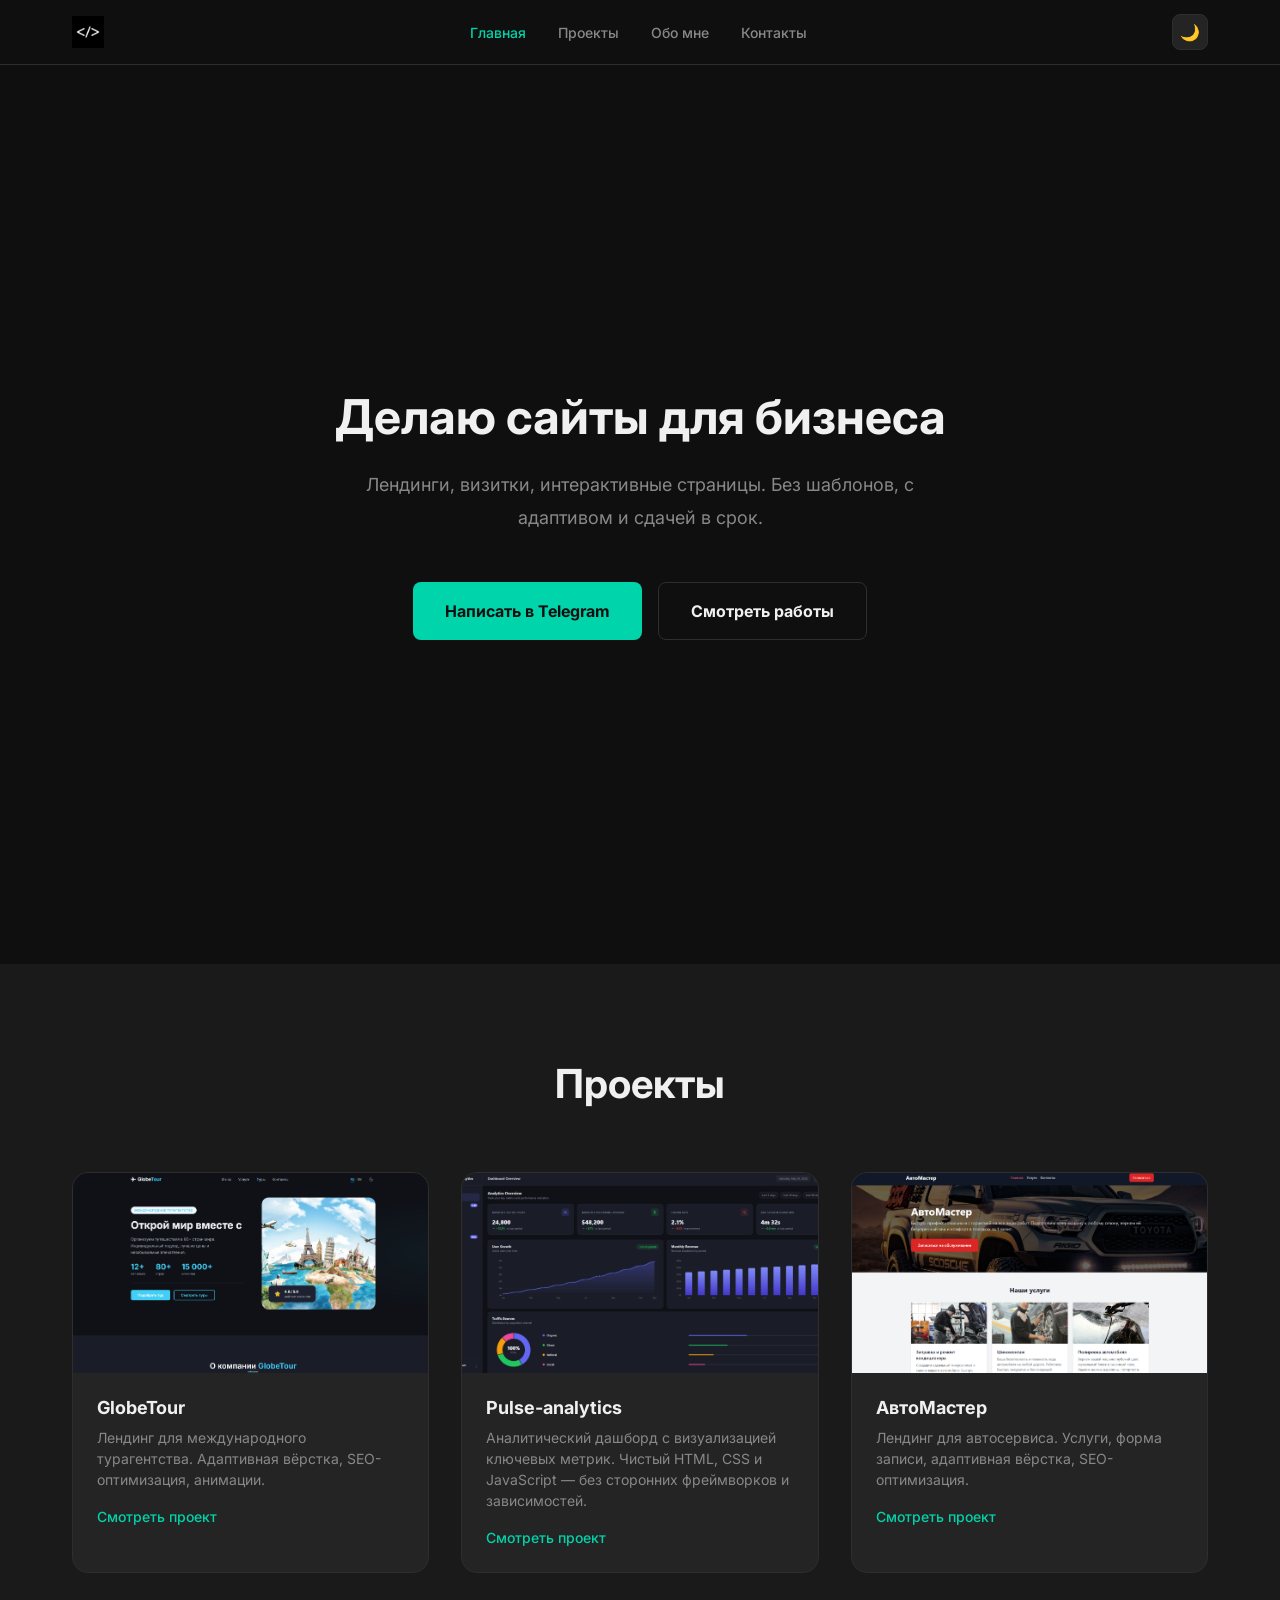
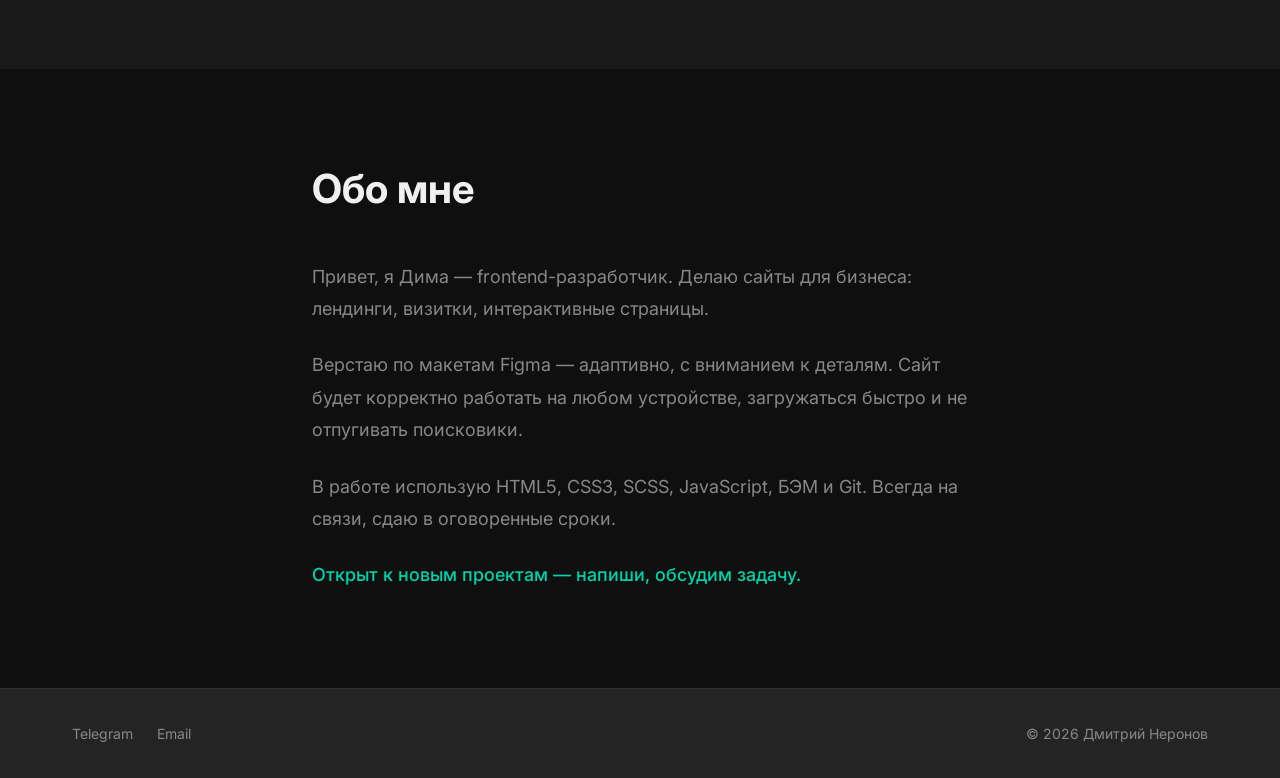
<file: index.html>
<!doctype html>
<html lang="ru">
  <head>
    <meta charset="UTF-8" />
    <meta name="viewport" content="width=device-width, initial-scale=1.0" />
    <meta
      name="description"
      content="Frontend-разработчик. Делаю лендинги и сайты для бизнеса — адаптивно, без шаблонов, в срок."
    />
    <meta name="author" content="Дмитрий Неронов" />
    <meta property="og:title" content="Дмитрий — Frontend Developer" />
    <meta
      property="og:description"
      content="Делаю сайты для бизнеса. Лендинги, визитки, интерактивные страницы."
    />
    <meta
      property="og:image"
      content="https://isdmitryy.github.io/images/og-image.jpg"
    />
    <meta property="og:url" content="https://isdmitryy.github.io/" />
    <meta property="og:type" content="website" />
    <link rel="icon" type="image/png" href="images/icons/logo.png" />
    <link rel="apple-touch-icon" href="images/icons/logo.png" />
    <link rel="preconnect" href="https://fonts.googleapis.com" />
    <link rel="preconnect" href="https://fonts.gstatic.com" crossorigin />
    <link
      rel="preload"
      as="style"
      href="https://fonts.googleapis.com/css2?family=Inter:wght@400;500;700&display=swap"
    />
    <link
      rel="stylesheet"
      href="https://fonts.googleapis.com/css2?family=Inter:wght@400;500;700&display=swap"
      media="print"
      onload="this.media = 'all'"
    />
    <link rel="stylesheet" href="css/main.css" />
    <title>Дмитрий — Frontend Developer</title>
  </head>
  <body>
    <header class="header">
      <div class="header__inner">
        <a href="#" class="header__logo">
          <img
            src="images/icons/logo.png"
            alt="Дмитрий — Frontend Developer"
            width="32"
            height="32"
          />
        </a>
        <nav class="header__nav" aria-label="Основная навигация">
          <ul class="header__list" id="nav-menu">
            <li class="header__item">
              <a href="#hero" class="header__link">Главная</a>
            </li>
            <li class="header__item">
              <a href="#projects" class="header__link">Проекты</a>
            </li>
            <li class="header__item">
              <a href="#about" class="header__link">Обо мне</a>
            </li>
            <li class="header__item">
              <a href="contact.html" class="header__link">Контакты</a>
            </li>
          </ul>
        </nav>
        <button
          class="burger"
          aria-label="Открыть меню"
          aria-expanded="false"
          aria-controls="nav-menu"
        >
          <span class="burger__line"></span>
          <span class="burger__line"></span>
          <span class="burger__line"></span>
        </button>
        <button
          class="theme-toggle"
          aria-label="Переключить тему"
          title="Переключить тему"
        >
          <span class="theme-toggle__icon">🌙</span>
        </button>
      </div>
    </header>

    <main>
      <section class="hero" id="hero" aria-labelledby="hero-title">
        <div class="hero__content fade-up">
          <h1 class="hero__title" id="hero-title">Делаю сайты для бизнеса</h1>
          <p class="hero__subtitle">
            Лендинги, визитки, интерактивные страницы. Без шаблонов, с адаптивом
            и сдачей в срок.
          </p>
          <div class="hero__actions">
            <a href="https://t.me/isDmitryy" class="hero__btn"
              >Написать в Telegram</a
            >
            <a href="#projects" class="hero__btn--secondary">Смотреть работы</a>
          </div>
        </div>
      </section>

      <section class="projects" id="projects" aria-labelledby="projects-title">
        <div class="projects__inner">
          <h2 class="projects__title fade-up" id="projects-title">Проекты</h2>
          <div class="projects__grid">
            <article class="project-card fade-up fade-up--delay-1">
              <img
                src="images/projects/globe-tour.jpg"
                alt="Скриншот сайта GlobeTour — турагентство"
                class="project-card__img"
                width="600"
                height="400"
                loading="lazy"
              />
              <div class="project-card__body">
                <h3 class="project-card__title">GlobeTour</h3>
                <p class="project-card__desc">
                  Лендинг для международного турагентства. Адаптивная вёрстка,
                  SEO-оптимизация, анимации.
                </p>
                <a
                  href="https://isdmitryy.github.io/globe_tour/"
                  class="project-card__link"
                  target="_blank"
                  rel="noopener noreferrer"
                  >Смотреть проект</a
                >
              </div>
            </article>
            <article class="project-card fade-up fade-up--delay-2">
              <img
                src="images/projects/pulse-analytics.jpg"
                alt="Скриншот аналитического дашборда с визуализацией ключевых метрик"
                class="project-card__img"
                width="600"
                height="400"
                loading="lazy"
              />
              <div class="project-card__body">
                <h3 class="project-card__title">Pulse-analytics</h3>
                <p class="project-card__desc">
                  Аналитический дашборд с визуализацией ключевых метрик. Чистый
                  HTML, CSS и JavaScript — без сторонних фреймворков и
                  зависимостей.
                </p>
                <a
                  href="https://isdmitryy.github.io/pulse-analytics/"
                  class="project-card__link"
                  target="_blank"
                  rel="noopener noreferrer"
                  >Смотреть проект</a
                >
              </div>
            </article>
            <article class="project-card fade-up fade-up--delay-3">
              <img
                src="images/projects/autoservice.jpg"
                alt="Скриншот сайта АвтоМастер — автосервис в Москве"
                class="project-card__img"
                width="600"
                height="400"
                loading="lazy"
              />
              <div class="project-card__body">
                <h3 class="project-card__title">АвтоМастер</h3>
                <p class="project-card__desc">
                  Лендинг для автосервиса. Услуги, форма записи, адаптивная
                  вёрстка, SEO-оптимизация.
                </p>
                <a
                  href="https://isdmitryy.github.io/autoservice/"
                  class="project-card__link"
                  target="_blank"
                  rel="noopener noreferrer"
                  >Смотреть проект</a
                >
              </div>
            </article>
          </div>
        </div>
      </section>

      <section class="about" id="about" aria-labelledby="about-title">
        <div class="about__inner fade-up">
          <h2 class="about__title" id="about-title">Обо мне</h2>
          <p class="about__text">
            Привет, я Дима — frontend-разработчик. Делаю сайты для бизнеса:
            лендинги, визитки, интерактивные страницы.
          </p>
          <p class="about__text">
            Верстаю по макетам Figma — адаптивно, с вниманием к деталям. Сайт
            будет корректно работать на любом устройстве, загружаться быстро и
            не отпугивать поисковики.
          </p>
          <p class="about__text">
            В работе использую HTML5, CSS3, SCSS, JavaScript, БЭМ и Git. Всегда
            на связи, сдаю в оговоренные сроки.
          </p>
          <p class="about__text">
            Открыт к новым проектам — напиши, обсудим задачу.
          </p>
        </div>
      </section>
    </main>

    <footer class="footer">
      <div class="footer__inner">
        <div class="footer__contacts">
          <a
            href="https://t.me/isDmitryy"
            class="footer__link"
            target="_blank"
            rel="noopener noreferrer"
            >Telegram</a
          >
          <a
            href="mailto:neronov.neronov-dmitriy@yandex.ru"
            class="footer__link"
            >Email</a
          >
        </div>
        <p class="footer__copy">© 2026 Дмитрий Неронов</p>
      </div>
    </footer>
    <button class="scroll-top" aria-label="Наверх" title="Наверх">↑</button>
    <script src="js/main.js"></script>
  </body>
</html>
</file>
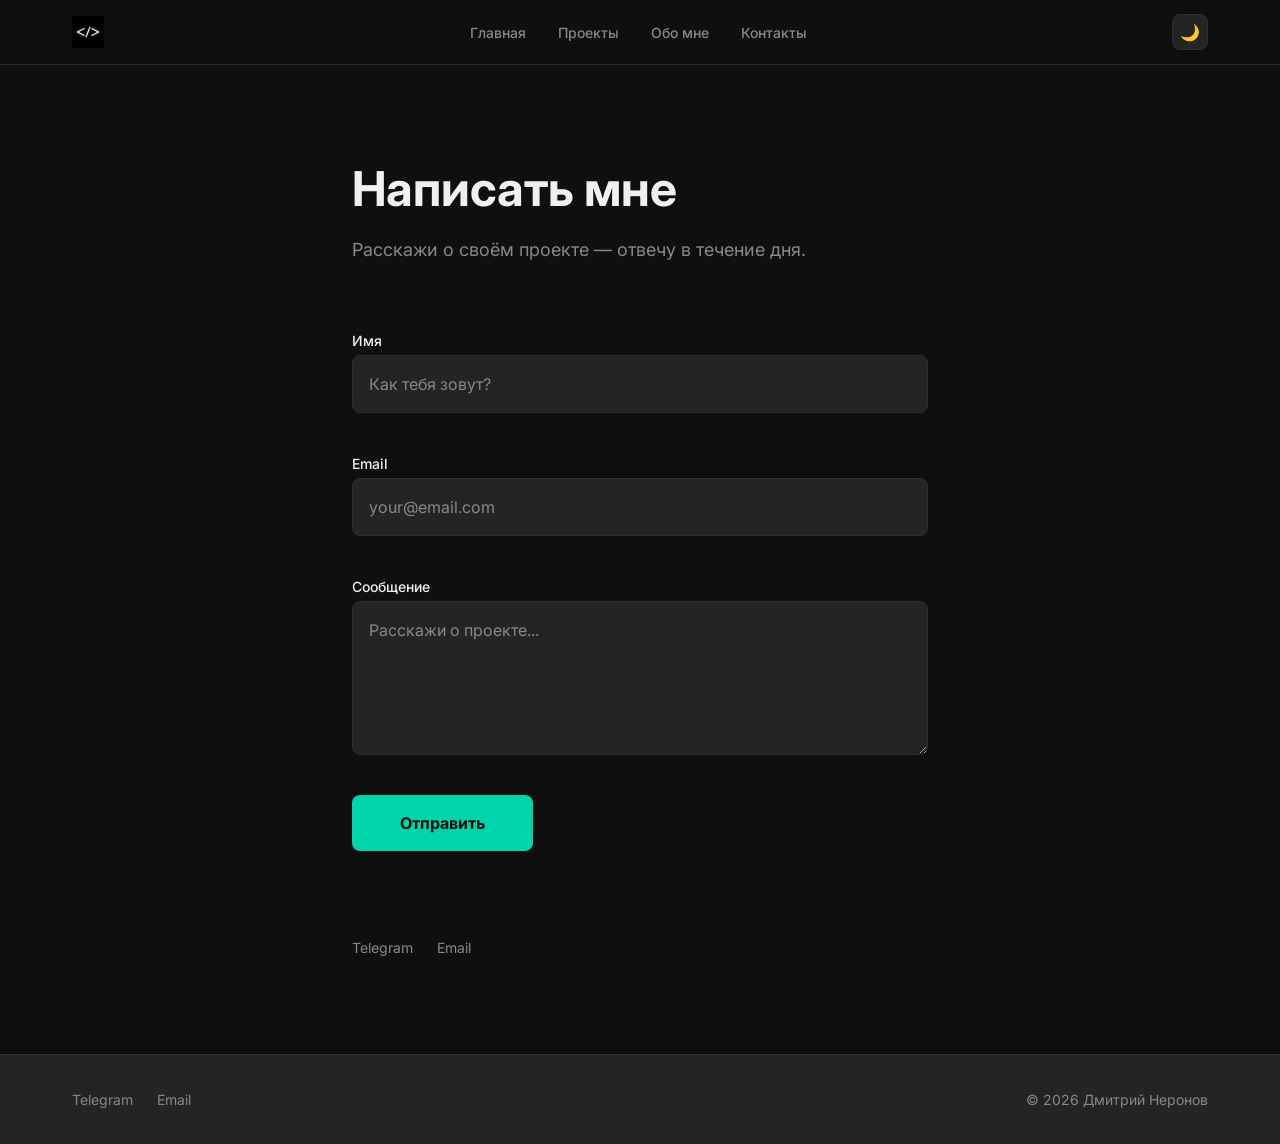
<file: contact.html>
<!doctype html>
<html lang="ru">
  <head>
    <meta charset="UTF-8" />
    <meta name="viewport" content="width=device-width, initial-scale=1.0" />
    <meta
      name="description"
      content="Frontend-разработчик. Делаю лендинги и сайты для бизнеса — адаптивно, без шаблонов, в срок."
    />
    <meta name="author" content="Дмитрий Неронов" />
    <meta property="og:title" content="Дмитрий — Frontend Developer" />
    <meta
      property="og:description"
      content="Делаю сайты для бизнеса. Лендинги, визитки, интерактивные страницы."
    />
    <meta
      property="og:image"
      content="https://isdmitryy.github.io/images/og-image.jpg"
    />
    <meta
      property="og:url"
      content="https://isdmitryy.github.io/contact.html"
    />
    <meta property="og:type" content="website" />
    <link rel="icon" type="image/png" href="images/icons/logo.png" />
    <link rel="apple-touch-icon" href="images/icons/logo.png" />
    <link rel="preconnect" href="https://fonts.googleapis.com" />
    <link rel="preconnect" href="https://fonts.gstatic.com" crossorigin />
    <link
      rel="preload"
      as="style"
      href="https://fonts.googleapis.com/css2?family=Inter:wght@400;500;700&display=swap"
    />
    <link
      rel="stylesheet"
      href="https://fonts.googleapis.com/css2?family=Inter:wght@400;500;700&display=swap"
      media="print"
      onload="this.media = 'all'"
    />
    <link rel="stylesheet" href="css/main.css" />
    <title>Контакты — Дмитрий Неронов</title>
  </head>
  <body>
    <header class="header">
      <div class="header__inner">
        <a href="index.html" class="header__logo">
          <img
            src="images/icons/logo.png"
            alt="Дмитрий — Frontend Developer"
            width="32"
            height="32"
          />
        </a>
        <nav class="header__nav" aria-label="Основная навигация">
          <ul class="header__list" id="nav-menu">
            <li class="header__item">
              <a href="index.html#hero" class="header__link">Главная</a>
            </li>
            <li class="header__item">
              <a href="index.html#projects" class="header__link">Проекты</a>
            </li>
            <li class="header__item">
              <a href="index.html#about" class="header__link">Обо мне</a>
            </li>
            <li class="header__item">
              <a href="contact.html" class="header__link">Контакты</a>
            </li>
          </ul>
        </nav>
        <button
          class="burger"
          aria-label="Открыть меню"
          aria-expanded="false"
          aria-controls="nav-menu"
        >
          <span class="burger__line"></span>
          <span class="burger__line"></span>
          <span class="burger__line"></span>
        </button>
        <button
          class="theme-toggle"
          aria-label="Переключить тему"
          title="Переключить тему"
        >
          <span class="theme-toggle__icon">🌙</span>
        </button>
      </div>
    </header>

    <main>
      <section class="contact" id="contact" aria-labelledby="contact-title">
        <div class="contact__inner">
          <h1 class="contact__title" id="contact-title">Написать мне</h1>
          <p class="contact__subtitle">
            Расскажи о своём проекте — отвечу в течение дня.
          </p>

          <form
            class="contact-form"
            name="contact"
            action="https://formspree.io/f/xwvzjrqb"
            method="POST"
            novalidate
          >
            <div class="contact-form__group">
              <label class="contact-form__label" for="name">Имя</label>
              <input
                class="contact-form__input"
                type="text"
                id="name"
                name="name"
                placeholder="Как тебя зовут?"
                required
                autocomplete="name"
              />
              <span class="contact-form__error" aria-live="polite"></span>
            </div>

            <div class="contact-form__group">
              <label class="contact-form__label" for="email">Email</label>
              <input
                class="contact-form__input"
                type="email"
                id="email"
                name="email"
                placeholder="your@email.com"
                required
                autocomplete="email"
              />
              <span class="contact-form__error" aria-live="polite"></span>
            </div>

            <div class="contact-form__group">
              <label class="contact-form__label" for="message">Сообщение</label>
              <textarea
                class="contact-form__input contact-form__input--textarea"
                id="message"
                name="message"
                placeholder="Расскажи о проекте..."
                rows="5"
                required
              ></textarea>
              <span class="contact-form__error" aria-live="polite"></span>
            </div>

            <button class="contact-form__btn" type="submit">Отправить</button>

            <p class="contact-form__success" aria-live="polite"></p>
          </form>

          <div class="contact__links">
            <a
              href="https://t.me/isDmitryy"
              class="contact__link"
              target="_blank"
              rel="noopener noreferrer"
              >Telegram</a
            >
            <a
              href="mailto:neronov.neronov-dmitriy@yandex.ru"
              class="contact__link"
              >Email</a
            >
          </div>
        </div>
      </section>
    </main>

    <footer class="footer">
      <div class="footer__inner">
        <div class="footer__contacts">
          <a
            href="https://t.me/isDmitryy"
            class="footer__link"
            target="_blank"
            rel="noopener noreferrer"
            >Telegram</a
          >
          <a
            href="mailto:neronov.neronov-dmitriy@yandex.ru"
            class="footer__link"
            >Email</a
          >
        </div>
        <p class="footer__copy">© 2026 Дмитрий Неронов</p>
      </div>
    </footer>
    <button class="scroll-top" aria-label="Наверх" title="Наверх">↑</button>
    <script src="js/main.js"></script>
  </body>
</html>
</file>
<file: css/main.css>
:root {
  --color-bg: #0f0f0f;
  --color-bg-secondary: #1a1a1a;
  --color-surface: #242424;
  --color-border: #2e2e2e;
  --color-text: #f0f0f0;
  --color-text-muted: #888888;
  --color-accent: #00d4aa;
  --color-accent-hover: #00bfa0;
}

[data-theme=light] {
  --color-bg: #ffffff;
  --color-bg-secondary: #f5f5f5;
  --color-surface: #ebebeb;
  --color-border: #dedede;
  --color-text: #1a1a1a;
  --color-text-muted: #666666;
  --color-accent: #00a88a;
  --color-accent-hover: #008f75;
}

*,
*::before,
*::after {
  box-sizing: border-box;
  margin: 0;
  padding: 0;
}

html {
  scroll-behavior: smooth;
}

body {
  font-family: "Inter", sans-serif;
  font-size: 1rem;
  font-weight: 400;
  line-height: 1.5;
  color: var(--color-text);
  background-color: var(--color-bg);
  -webkit-font-smoothing: antialiased;
}

main {
  padding-top: 64px;
}

img,
video {
  max-width: 100%;
  height: auto;
  display: block;
}

a {
  color: inherit;
  text-decoration: none;
}

ul,
ol {
  list-style: none;
}

button {
  cursor: pointer;
  border: none;
  background: none;
  font: inherit;
}

input,
textarea {
  font: inherit;
}

h1,
h2,
h3,
h4,
h5,
h6 {
  font-weight: 700;
  line-height: 1.2;
  color: var(--color-text);
}

h1 {
  font-size: 3rem;
}

h2 {
  font-size: 2.5rem;
}

h3 {
  font-size: 2rem;
}

h4 {
  font-size: 1.5rem;
}

p {
  line-height: 1.8;
  color: var(--color-text-muted);
}

.text-accent {
  color: var(--color-accent);
}

.text-muted {
  color: var(--color-text-muted);
}

@media (max-width: 768px) {
  h1 {
    font-size: 2.5rem;
  }
  h2 {
    font-size: 2rem;
  }
  h3 {
    font-size: 1.5rem;
  }
}
@media (max-width: 480px) {
  h1 {
    font-size: 2rem;
  }
  h2 {
    font-size: 1.5rem;
  }
  h3 {
    font-size: 1.125rem;
  }
}
.header {
  position: fixed;
  top: 0;
  left: 0;
  right: 0;
  z-index: 100;
  background-color: var(--color-bg);
  border-bottom: 1px solid var(--color-border);
  transition: background-color 0.3s ease;
}
.header__inner {
  width: 100%;
  max-width: 1200px;
  margin-inline: auto;
  padding-inline: 2rem;
}
@media (max-width: 768px) {
  .header__inner {
    padding-inline: 1.5rem;
  }
}
@media (max-width: 480px) {
  .header__inner {
    padding-inline: 1rem;
  }
}
.header__inner {
  display: flex;
  align-items: center;
  justify-content: space-between;
  height: 64px;
}
.header__logo {
  font-size: 1.125rem;
  font-weight: 700;
  color: var(--color-text);
  display: flex;
  align-items: center;
  gap: 0.5rem;
}
.header__logo img {
  width: 32px;
  height: 32px;
}
.header__list {
  display: flex;
  align-items: center;
  justify-content: center;
  gap: 2rem;
}
.header__link {
  font-size: 0.875rem;
  font-weight: 500;
  color: var(--color-text-muted);
  transition: color 0.15s ease;
}
.header__link:hover {
  color: var(--color-accent);
}
.header__link.is-active {
  color: var(--color-accent);
}

.theme-toggle {
  display: flex;
  align-items: center;
  justify-content: center;
  width: 36px;
  height: 36px;
  border-radius: 8px;
  background-color: var(--color-surface);
  border: 1px solid var(--color-border);
  cursor: pointer;
  transition: border-color 0.15s ease;
  font-size: 1rem;
}
.theme-toggle:hover {
  border-color: var(--color-accent);
}

.burger {
  display: none;
  flex-direction: column;
  gap: 5px;
  padding: 0.5rem;
  background: none;
  border: none;
  cursor: pointer;
}
@media (max-width: 768px) {
  .burger {
    display: flex;
  }
}
.burger__line {
  display: block;
  width: 24px;
  height: 2px;
  background-color: var(--color-text);
  border-radius: 2px;
  transition: transform 0.15s ease, opacity 0.15s ease;
}
.burger.is-active .burger__line:nth-child(1) {
  transform: translateY(7px) rotate(45deg);
}
.burger.is-active .burger__line:nth-child(2) {
  opacity: 0;
}
.burger.is-active .burger__line:nth-child(3) {
  transform: translateY(-7px) rotate(-45deg);
}

@media (max-width: 768px) {
  .header__nav {
    display: none;
    position: absolute;
    top: 64px;
    left: 0;
    right: 0;
    background-color: var(--color-bg);
    border-bottom: 1px solid var(--color-border);
    padding: 1.5rem;
  }
  .header__nav.is-open {
    display: block;
  }
  .header__list {
    flex-direction: column;
    align-items: flex-start;
    gap: 1rem;
  }
}
.hero {
  min-height: 100vh;
  display: flex;
  align-items: center;
  justify-content: center;
  background-color: var(--color-bg);
  padding-block: 6rem;
}
.hero__content {
  width: 100%;
  max-width: 1200px;
  margin-inline: auto;
  padding-inline: 2rem;
}
@media (max-width: 768px) {
  .hero__content {
    padding-inline: 1.5rem;
  }
}
@media (max-width: 480px) {
  .hero__content {
    padding-inline: 1rem;
  }
}
.hero__content {
  max-width: 800px;
  text-align: center;
}
.hero__title {
  font-size: 3rem;
  font-weight: 700;
  color: var(--color-text);
  line-height: 1.2;
  margin-bottom: 1.5rem;
}
@media (max-width: 768px) {
  .hero__title {
    font-size: 2.5rem;
  }
}
@media (max-width: 480px) {
  .hero__title {
    font-size: 2rem;
  }
}
.hero__subtitle {
  font-size: 1.125rem;
  color: var(--color-text-muted);
  line-height: 1.8;
  margin-bottom: 3rem;
  max-width: 600px;
  margin-inline: auto;
}
@media (max-width: 480px) {
  .hero__subtitle {
    font-size: 1rem;
  }
}
.hero__actions {
  display: flex;
  gap: 1rem;
  justify-content: center;
  flex-wrap: wrap;
}
.hero__btn, .hero__btn--secondary {
  display: inline-flex;
  align-items: center;
  padding: 1rem 2rem;
  background-color: var(--color-accent);
  color: #0f0f0f;
  font-weight: 700;
  font-size: 1rem;
  border-radius: 8px;
  transition: background-color 0.15s ease;
}
.hero__btn:hover, .hero__btn--secondary:hover {
  background-color: var(--color-accent-hover);
}
.hero__btn--secondary {
  background-color: transparent;
  color: var(--color-text);
  border: 1px solid var(--color-border);
}
.hero__btn--secondary:hover {
  border-color: var(--color-accent);
  color: var(--color-accent);
  background-color: transparent;
}

.projects {
  padding-block: 6rem;
  background-color: var(--color-bg-secondary);
}
.projects__inner {
  width: 100%;
  max-width: 1200px;
  margin-inline: auto;
  padding-inline: 2rem;
}
@media (max-width: 768px) {
  .projects__inner {
    padding-inline: 1.5rem;
  }
}
@media (max-width: 480px) {
  .projects__inner {
    padding-inline: 1rem;
  }
}
.projects__title {
  text-align: center;
  margin-bottom: 4rem;
  color: var(--color-text);
}
.projects__grid {
  display: grid;
  grid-template-columns: repeat(3, 1fr);
  gap: 2rem;
}
@media (max-width: 768px) {
  .projects__grid {
    grid-template-columns: repeat(2, 1fr);
  }
}
@media (max-width: 480px) {
  .projects__grid {
    grid-template-columns: 1fr;
  }
}

.project-card {
  background-color: var(--color-surface);
  border-radius: 16px;
  overflow: hidden;
  border: 1px solid var(--color-border);
  transition: transform 0.3s ease, border-color 0.3s ease;
}
.project-card:hover {
  transform: translateY(-4px);
  border-color: var(--color-accent);
}
.project-card__img {
  width: 100%;
  height: 200px;
  -o-object-fit: cover;
     object-fit: cover;
}
.project-card__body {
  padding: 1.5rem;
  display: flex;
  flex-direction: column;
  gap: 0.5rem;
}
.project-card__title {
  font-size: 1.125rem;
  font-weight: 700;
  color: var(--color-text);
}
.project-card__desc {
  font-size: 0.875rem;
  color: var(--color-text-muted);
  line-height: 1.5;
  flex: 1;
}
.project-card__link {
  display: inline-flex;
  align-items: center;
  gap: 0.25rem;
  font-size: 0.875rem;
  font-weight: 500;
  color: var(--color-accent);
  transition: color 0.15s ease;
  margin-top: 0.5rem;
}
.project-card__link:hover {
  color: var(--color-accent-hover);
}

.about {
  padding-block: 6rem;
  background-color: var(--color-bg);
}
.about__inner {
  width: 100%;
  max-width: 1200px;
  margin-inline: auto;
  padding-inline: 2rem;
}
@media (max-width: 768px) {
  .about__inner {
    padding-inline: 1.5rem;
  }
}
@media (max-width: 480px) {
  .about__inner {
    padding-inline: 1rem;
  }
}
.about__inner {
  max-width: 720px;
}
.about__title {
  margin-bottom: 3rem;
  color: var(--color-text);
}
.about__text {
  font-size: 1.125rem;
  line-height: 1.8;
  color: var(--color-text-muted);
  margin-bottom: 1.5rem;
}
.about__text:last-child {
  margin-bottom: 0;
  color: var(--color-accent);
  font-weight: 500;
}

.footer {
  background-color: var(--color-surface);
  border-top: 1px solid var(--color-border);
  padding-block: 2rem;
}
.footer__inner {
  width: 100%;
  max-width: 1200px;
  margin-inline: auto;
  padding-inline: 2rem;
}
@media (max-width: 768px) {
  .footer__inner {
    padding-inline: 1.5rem;
  }
}
@media (max-width: 480px) {
  .footer__inner {
    padding-inline: 1rem;
  }
}
.footer__inner {
  display: flex;
  align-items: center;
  justify-content: space-between;
}
@media (max-width: 480px) {
  .footer__inner {
    flex-direction: column;
    gap: 1rem;
    text-align: center;
  }
}
.footer__contacts {
  display: flex;
  gap: 1.5rem;
}
.footer__link {
  font-size: 0.875rem;
  color: var(--color-text-muted);
  transition: color 0.15s ease;
}
.footer__link:hover {
  color: var(--color-accent);
}
.footer__copy {
  font-size: 0.875rem;
  color: var(--color-text-muted);
}

.scroll-top {
  position: fixed;
  bottom: 2rem;
  right: 2rem;
  width: 44px;
  height: 44px;
  border-radius: 50%;
  background-color: var(--color-accent);
  color: #0f0f0f;
  font-size: 1.125rem;
  font-weight: 700;
  border: none;
  cursor: pointer;
  display: flex;
  align-items: center;
  justify-content: center;
  opacity: 0;
  visibility: hidden;
  transform: translateY(10px);
  transition: opacity 0.3s ease, visibility 0.3s ease, transform 0.3s ease;
  z-index: 99;
}
.scroll-top.is-visible {
  opacity: 1;
  visibility: visible;
  transform: translateY(0);
}
.scroll-top:hover {
  background-color: var(--color-accent-hover);
}

.fade-up {
  opacity: 0;
  transform: translateY(30px);
  transition: opacity 0.6s ease, transform 0.6s ease;
}
.fade-up.is-visible {
  opacity: 1;
  transform: translateY(0);
}

.fade-up--delay-1 {
  transition-delay: 0.1s;
}

.fade-up--delay-2 {
  transition-delay: 0.2s;
}

.fade-up--delay-3 {
  transition-delay: 0.3s;
}

.contact {
  min-height: 100vh;
  padding-block: 6rem;
  background-color: var(--color-bg);
  display: flex;
  align-items: center;
  justify-content: center;
}
.contact__inner {
  width: 100%;
  max-width: 1200px;
  margin-inline: auto;
  padding-inline: 2rem;
}
@media (max-width: 768px) {
  .contact__inner {
    padding-inline: 1.5rem;
  }
}
@media (max-width: 480px) {
  .contact__inner {
    padding-inline: 1rem;
  }
}
.contact__inner {
  max-width: 640px;
}
.contact__title {
  margin-bottom: 1rem;
  color: var(--color-text);
}
.contact__subtitle {
  color: var(--color-text-muted);
  margin-bottom: 4rem;
  font-size: 1.125rem;
}
.contact__links {
  display: flex;
  gap: 1.5rem;
  margin-top: 3rem;
}
.contact__link {
  font-size: 0.875rem;
  color: var(--color-text-muted);
  transition: color 0.15s ease;
}
.contact__link:hover {
  color: var(--color-accent);
}

.contact-form {
  display: flex;
  flex-direction: column;
  gap: 1.5rem;
}
.contact-form__group {
  display: flex;
  flex-direction: column;
  gap: 0.25rem;
}
.contact-form__label {
  font-size: 0.875rem;
  font-weight: 500;
  color: var(--color-text);
}
.contact-form__input {
  width: 100%;
  padding: 1rem;
  background-color: var(--color-surface);
  border: 1px solid var(--color-border);
  border-radius: 8px;
  color: var(--color-text);
  font-size: 1rem;
  transition: border-color 0.15s ease;
  outline: none;
}
.contact-form__input::-moz-placeholder {
  color: var(--color-text-muted);
}
.contact-form__input::placeholder {
  color: var(--color-text-muted);
}
.contact-form__input:focus {
  border-color: var(--color-accent);
}
.contact-form__input--textarea {
  resize: vertical;
  min-height: 120px;
  font-family: "Inter", sans-serif;
}
.contact-form__input.is-error {
  border-color: #ff4d4d;
}
.contact-form__error {
  font-size: 0.75rem;
  color: #ff4d4d;
  min-height: 1em;
}
.contact-form__btn {
  align-self: flex-start;
  padding: 1rem 3rem;
  background-color: var(--color-accent);
  color: #0f0f0f;
  font-weight: 700;
  font-size: 1rem;
  border-radius: 8px;
  border: none;
  cursor: pointer;
  transition: background-color 0.15s ease;
}
.contact-form__btn:hover {
  background-color: var(--color-accent-hover);
}
.contact-form__btn:disabled {
  opacity: 0.6;
  cursor: not-allowed;
}
.contact-form__success {
  color: var(--color-accent);
  font-size: 0.875rem;
  min-height: 1em;
}/*# sourceMappingURL=main.css.map */
</file>
